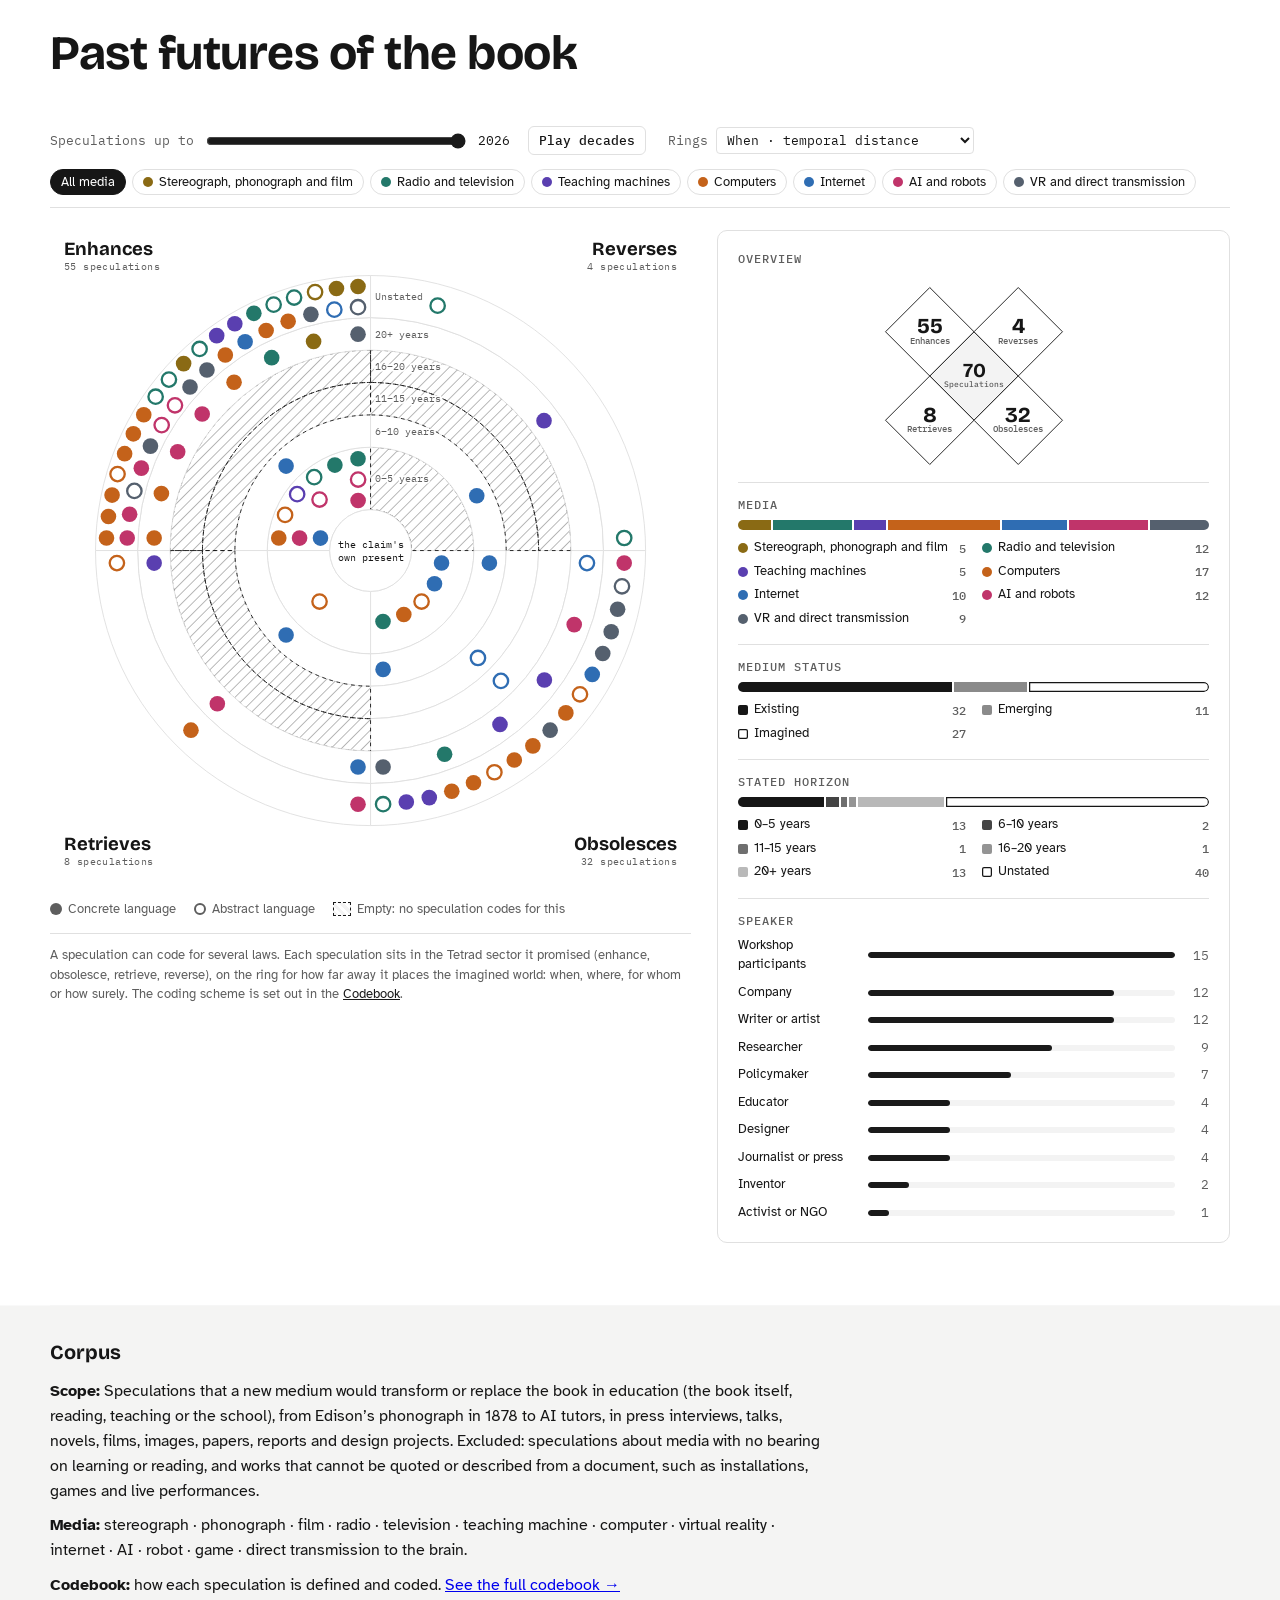
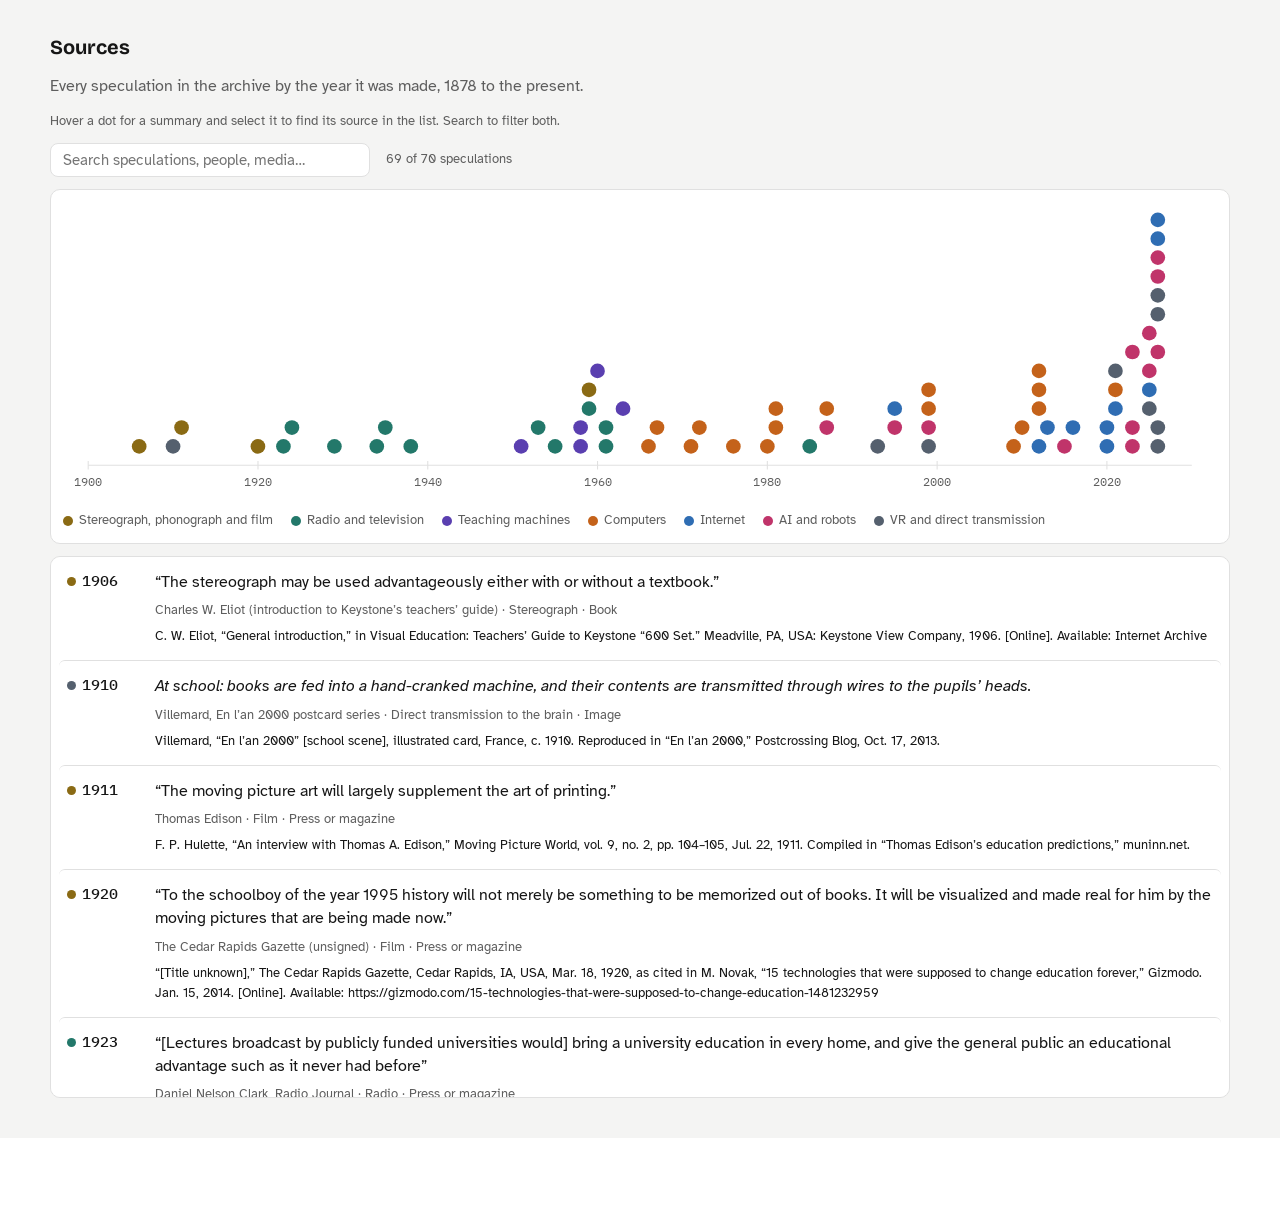
<file: index.html>
<!doctype html>
<html lang="en-GB">
<head>
<meta charset="utf-8">
<meta name="viewport" content="width=device-width, initial-scale=1, viewport-fit=cover">
<style>:root{padding-top:env(safe-area-inset-top,0px);padding-bottom:env(safe-area-inset-bottom,0px)}body{margin:0}img{max-width:100%}[hidden]{display:none!important}</style>
<title>Past futures of the book</title>
<meta name="claude:viewport-fit-sides" content="cover">
<link rel="preconnect" href="https://fonts.googleapis.com">
<link rel="preconnect" href="https://fonts.gstatic.com" crossorigin>
<link rel="stylesheet" href="https://fonts.googleapis.com/css2?family=Bricolage+Grotesque:opsz,wght@12..96,500;12..96,700&family=Atkinson+Hyperlegible:ital,wght@0,400;0,700;1,400&family=IBM+Plex+Mono:wght@400;500&display=swap">
<link rel="stylesheet" href="css/style.css">

<div class="wrap">
  <header>
    <h1>Past futures of the book</h1>
  </header>

  <div id="pages"></div>

</div>

<div class="tip" id="tip" hidden></div>

<script>
  // Each page is a file in pages/. They are loaded in this order, then js/app.js runs.
  const PAGE_FILES = ["book-header", "book-wheel", "book-corpus", "codebook"];
  Promise.all(PAGE_FILES.map(p => fetch("pages/" + p + ".html").then(r => { if (!r.ok) throw new Error("pages/" + p + ".html"); return r.text(); })))
    .then(parts => {
      document.getElementById("pages").innerHTML = parts.join("\n");
      const s = document.createElement("script"); s.src = "js/app.js"; document.body.appendChild(s);
    })
    .catch(e => {
      document.getElementById("pages").innerHTML = '<p class="small">Could not load ' + e.message + '. Serve this folder (for example with <code>python3 -m http.server</code>) rather than opening the file directly.</p>';
    });
</script>
</file>
<file: css/style.css>
/* Layout: a mimeographed classroom handout — the Tetrad wheel as the main figure, a reading panel beside it, stacking on phones. */
:root {
  --paper: #ffffff;
  --panel: #ffffff;
  --ink: #161616;
  --muted: #5e5e5e;
  --rule: #e0e0e0;
  --accent: #1a1a1a;      /* grayscale interface; colour is kept for the media families only */
  --accent-soft: #f3f3f3;
  --cell-sel: #f3f3f3;
  --band: #f4f4f3;        /* tinted section (Sources) */
  --era1: #8a6a14;        /* stereograph and film */
  --era2: #23786a;        /* radio and television */
  --era3: #5a3fb0;        /* teaching machines */
  --era4: #c0346a;        /* AI */
  --fam5: #2f6db3;        /* internet */
  --fam6: #55606e;        /* VR and direct transmission */
  --fam7: #c4621a;        /* computers */
  --fam8: #6b8e23;        /* games */
  --font-display: "Bricolage Grotesque", "Avenir Next", "Segoe UI", system-ui, sans-serif;
  --font-body: "Atkinson Hyperlegible", "Helvetica Neue", Arial, sans-serif;
  --font-mono: "IBM Plex Mono", ui-monospace, "SFMono-Regular", Menlo, monospace;
}
@media (prefers-color-scheme: dark) {
  :root:not([data-theme="light"]) {
    --paper: #121212; --panel: #1b1b1b; --ink: #ededed; --muted: #a3a3a3; --rule: #2f2f2f;
    --accent: #f0f0f0; --accent-soft: #2b2b2b; --cell-sel: #2b2b2b; --band: #191919;
    --era1: #d6b45a; --era2: #5fc6ad; --era3: #a58ff2; --era4: #f17ba6; --fam5: #79aef0; --fam6: #b8c1cf; --fam7: #f0a061; --fam8: #a9c46a;
    color-scheme: dark;
  }
}
:root[data-theme="dark"] {
  --paper: #121212; --panel: #1b1b1b; --ink: #ededed; --muted: #a3a3a3; --rule: #2f2f2f;
  --accent: #f0f0f0; --accent-soft: #2b2b2b; --cell-sel: #2b2b2b; --band: #191919;
  --era1: #d6b45a; --era2: #5fc6ad; --era3: #a58ff2; --era4: #f17ba6; --fam5: #79aef0; --fam6: #b8c1cf; --fam7: #f0a061; --fam8: #a9c46a;
  color-scheme: dark;
}
body {
  background: var(--paper); color: var(--ink);
  font-family: var(--font-body); font-size: 16px; line-height: 1.5;
  padding-left: max(16px, env(safe-area-inset-left, 0px));
  padding-right: max(16px, env(safe-area-inset-right, 0px));
  padding-block: 28px 48px;
}
.wrap { max-width: 1180px; margin: 0 auto; display: grid; grid-template-columns: minmax(0, 1fr); gap: 22px; }
header { display: grid; gap: 10px; }
.eyebrow { font-family: var(--font-mono); font-size: 12px; letter-spacing: .08em; text-transform: uppercase; color: var(--accent); }
.site-sub { margin: -4px 0 0; font-size: 15px; color: var(--muted); }
h1 { font-family: var(--font-display); font-weight: 700; font-size: clamp(30px, 5vw, 48px); line-height: 1.05; margin: 0; text-wrap: balance; letter-spacing: -0.01em; }
.lede { max-width: 66ch; color: var(--muted); margin: 0; }
.notice { font-size: 14px; border: 1px dashed var(--accent); background: var(--accent-soft); color: var(--ink); padding: 10px 14px; border-radius: 6px; max-width: 80ch; }
.notice strong { color: var(--accent); }

.controls { display: flex; flex-wrap: wrap; gap: 14px 22px; align-items: center; border-bottom: 1px solid var(--rule); padding-block: 4px 12px; }
.seg { display: inline-flex; border: 1px solid var(--rule); border-radius: 999px; overflow: hidden; }
.seg button { font: 500 14px var(--font-body); background: transparent; color: var(--ink); border: 0; padding: 6px 14px; cursor: pointer; }
.seg button[aria-pressed="true"] { background: var(--ink); color: var(--paper); }
.slider { display: flex; flex-wrap: wrap; align-items: center; gap: 8px 10px; min-width: 0; font-family: var(--font-mono); font-size: 13px; color: var(--muted); }
.slider input { width: min(260px, 50vw); accent-color: var(--accent); }
.slider output { color: var(--ink); min-width: 5ch; font-variant-numeric: tabular-nums; }
.ringsel { display: flex; align-items: center; gap: 8px; font-family: var(--font-mono); font-size: 13px; color: var(--muted); }
.ringsel select { font: inherit; color: var(--ink); background: var(--bg, transparent); border: 1px solid var(--rule, #ccc); border-radius: 4px; padding: 3px 6px; }
.play { font: 500 13px var(--font-mono); border: 1px solid var(--rule); background: var(--panel); color: var(--ink); border-radius: 6px; padding: 5px 10px; cursor: pointer; }
.dimsel { font: 500 14px var(--font-body); border: 1px solid var(--rule); background: var(--panel); color: var(--ink); border-radius: 6px; padding: 5px 8px; }
.chips { display: flex; flex-wrap: wrap; gap: 6px; }
.chip { font: 400 13px var(--font-body); display: inline-flex; align-items: center; gap: 6px; border: 1px solid var(--rule); background: var(--panel); color: var(--ink); border-radius: 999px; padding: 4px 10px; cursor: pointer; }
.chip:hover { border-color: var(--muted); }
.chip[aria-pressed="true"] { background: color-mix(in srgb, var(--c, var(--ink)) 16%, var(--panel)); border-color: var(--c, var(--ink)); }
.chip.all[aria-pressed="true"] { background: var(--ink); color: var(--paper); border-color: var(--ink); }
.swatch { width: 10px; height: 10px; border-radius: 50%; display: inline-block; }
button:focus-visible, [tabindex]:focus-visible, input:focus-visible { outline: 2px solid var(--accent); outline-offset: 2px; }

.main { display: grid; grid-template-columns: minmax(0, 1.25fr) minmax(0, 1fr); gap: 26px; align-items: start; }
@media (max-width: 900px) { .main { grid-template-columns: minmax(0, 1fr); } }
.figure { min-width: 0; }
.figure svg { width: 100%; height: auto; display: block; }

.cell { fill: transparent; stroke: var(--rule); stroke-width: 1; }
.cell.filled { fill: var(--paper); }
.cell.filled.hl { fill: var(--cell-sel); }
.tetrad { width: min(100%, 180px); justify-self: center; display: block; margin: 4px auto 0; }
.tet-cell { fill: var(--panel); stroke: var(--ink); stroke-width: 1.2; }
.tet-mid { fill: var(--accent-soft); stroke: var(--ink); stroke-width: 1.2; }
.tet-n { font: 700 28px var(--font-display); fill: var(--ink); }
.tet-l { font: 500 11.5px var(--font-mono); fill: var(--muted); }
.tet-mid-n { font: 700 26px var(--font-display); fill: var(--ink); }
.tet-mid-l { font: 500 12px var(--font-mono); fill: var(--muted); text-transform: uppercase; letter-spacing: .04em; }
.horizons { display: grid; gap: 6px; }
.panel.depth2 { --panel:#f3f3f3; --ink:#161616; --muted:#5e5e5e; --rule:#e0e0e0; --accent:#161616; --accent-soft:#e4e4e4; background: var(--panel); color: var(--ink); border-color: #f3f3f3; }
.panel.depth2 .gapnote { border-top: 0; padding-top: 0; }
.flip-back { justify-self: start; background: none; border: 1px solid var(--rule); color: var(--ink); border-radius: 999px; padding: 4px 12px; font: 500 12px var(--font-mono); letter-spacing: .04em; cursor: pointer; }
.flip-back:hover { border-color: var(--ink); }
.panel.flipping { animation: flip .32s ease-out; }
@keyframes flip { from { transform: perspective(1200px) rotateY(-90deg); opacity: .4; } to { transform: none; opacity: 1; } }
@media (prefers-color-scheme: dark) { :root:not([data-theme="light"]) .panel.depth2 { --panel:#2b2b2b; --ink:#f4f4f4; --muted:#b5b5b5; --rule:#3d3d3d; --accent:#ffffff; --accent-soft:#3a3a3a; border-color:#2b2b2b; } }
:root[data-theme="dark"] .panel.depth2 { --panel:#2b2b2b; --ink:#f4f4f4; --muted:#b5b5b5; --rule:#3d3d3d; --accent:#ffffff; --accent-soft:#3a3a3a; border-color:#2b2b2b; }
.cb-text { line-height: 1.6; }
.cb-steps { margin: 6px 0; padding-left: 20px; display: grid; gap: 4px; }
.intro { display: grid; gap: 30px; max-width: 80ch; }
.corpus-def { max-width: 80ch; font-size: 14px; background: var(--accent-soft); border-radius: 8px; padding: 10px 14px; }
.corpus-def p { margin: 0; line-height: 1.55; }
.intro .rd-refs h3, #pg-readings .rd-refs h3, #pg-climate .rd-refs h3 { padding-top: 14px; border-top: 1px solid var(--rule); }
.approaches { display: grid; grid-template-columns: repeat(2, minmax(0, 1fr)); gap: 12px; max-width: 980px; }
.approach { display: grid; gap: 6px; align-content: start; padding: 16px 18px; border: 1px solid var(--rule); border-radius: 10px; background: var(--panel); color: var(--ink); text-decoration: none; }
a.approach:hover { border-color: var(--muted); }
.approach.active { background: var(--accent-soft); border-color: var(--accent-soft); }
.approach.active .from { border-top-color: var(--rule); }
.approach strong { font-family: var(--font-display); font-size: 19px; }
.approach > span:nth-child(3) { font-size: 14px; line-height: 1.5; color: var(--muted); }
.approach .from { font: 500 11.5px var(--font-mono); color: var(--muted); border-top: 1px dashed var(--rule); padding-top: 8px; margin-top: 4px; }
.cf-h { font-family: var(--font-display); font-size: 22px; margin: 6px 0 0; padding-top: 20px; border-top: 1px solid var(--rule); scroll-margin-top: 16px; }
#cf-full-wrap { display: grid; gap: 22px; }
#cf-full-wrap[hidden] { display: none; }
@media (max-width: 640px) { .approaches { grid-template-columns: minmax(0, 1fr); } }
.intro a { color: var(--accent); }
.cases { display: grid; grid-template-columns: repeat(2, minmax(0, 1fr)); gap: 12px; }
.case { display: grid; gap: 6px; align-content: start; padding: 16px 18px; border: 1px solid var(--rule); border-radius: 10px; color: var(--ink) !important; text-decoration: none; background: var(--panel); }
.case strong { font-family: var(--font-display); font-size: 19px; }
.case span:last-child { font-size: 14px; line-height: 1.5; color: var(--muted); }
.case-k { font: 500 11px var(--font-mono); letter-spacing: .06em; text-transform: uppercase; color: var(--muted); }
@media (max-width: 640px) { .cases { grid-template-columns: minmax(0, 1fr); } }
.readings { display: grid; gap: 34px; max-width: 80ch; }
.rd { display: grid; gap: 12px; }
.rd h3 { font-family: var(--font-display); font-size: 20px; margin: 0; display: flex; gap: 12px; align-items: baseline; }
.rd-k { font: 500 12px var(--font-mono); color: var(--muted); min-width: 1.5ch; }
.rd p { margin: 0; line-height: 1.55; }
.rd-i { border-left: 2px solid var(--ink); padding-left: 12px; }
.rd-fig { display: grid; gap: 8px; padding: 14px 16px; background: var(--accent-soft); border-radius: 8px; }
.rd-row { display: grid; grid-template-columns: 15ch minmax(0, 1fr) max-content; gap: 12px; align-items: center; font-size: 13px; }
.rd-row .hbar { height: 10px; }
.rd-n { font: 500 12px var(--font-mono); color: var(--muted); text-align: right; white-space: nowrap; }
.rd-key { display: flex; flex-wrap: wrap; gap: 4px 16px; font-size: 12px; color: var(--muted); padding-top: 4px; }
.rd-key span { display: inline-flex; align-items: center; gap: 6px; }
.sig { border-collapse: collapse; width: 100%; font-size: 14px; }
.sig th, .sig td { text-align: left; padding: 8px 10px; border-bottom: 1px solid var(--rule); vertical-align: top; }
.sig thead th { font: 500 12px var(--font-mono); letter-spacing: .06em; text-transform: uppercase; color: var(--muted); }
.sig.sig-wide tbody th { width: 18ch; }
.sig tbody th { font: 500 12px var(--font-mono); color: var(--muted); font-weight: 500; width: 12ch; }
@media (max-width: 560px) { .rd-row { grid-template-columns: 11ch minmax(0, 1fr) max-content; gap: 8px; } .sig th, .sig td { padding: 6px; } }
.ov-block { display: grid; gap: 8px; border-top: 1px solid var(--rule); padding-top: 14px; }
.ov-block h3 { margin: 0; }
.ov-key { list-style: none; margin: 0; padding: 0; display: grid; grid-template-columns: repeat(2, minmax(0, 1fr)); gap: 4px 16px; font-size: 13px; }
.ov-key li { display: flex; align-items: center; gap: 6px; }
.ov-key b { margin-left: auto; font: 500 12px var(--font-mono); color: var(--muted); }
.hkey { width: 10px; height: 10px; border-radius: 2px; background: var(--ink); display: inline-block; }
.hkey.h2 { opacity: .8; } .hkey.h3 { opacity: .62; } .hkey.h4 { opacity: .46; } .hkey.h5 { opacity: .3; } .hkey.h6 { background: transparent; box-shadow: inset 0 0 0 1.25px var(--ink); }
.bars.sm .bar { grid-template-columns: 15ch 1fr 3ch; font-size: 13px; }
.bars.sm .track { height: 6px; }
.horizons h3 { margin: 0; }
.hbar { display: flex; height: 10px; border-radius: 999px; overflow: hidden; gap: 2px; }
.hseg { display: block; background: var(--ink); }
.hseg.s2, .hkey.s2 { opacity: .5; } .hseg.s3 { background: transparent; box-shadow: inset 0 0 0 1.25px var(--ink); border-radius: 0 999px 999px 0; } .hkey.s3 { background: transparent; box-shadow: inset 0 0 0 1.25px var(--ink); }
.hseg.h2 { opacity: .8; } .hseg.h3 { opacity: .62; } .hseg.h4 { opacity: .46; } .hseg.h5 { opacity: .3; } .hseg.h6 { background: transparent; box-shadow: inset 0 0 0 1.25px var(--ink); border-radius: 0 999px 999px 0; }
.cell.gap { fill: url(#hatch); stroke: var(--accent); stroke-dasharray: 4 4; cursor: pointer; }
.cell.gap:focus, .cell.gap:active { outline: none; }
.cell.gap { -webkit-tap-highlight-color: transparent; }
#wheel-wrap svg { -webkit-tap-highlight-color: transparent; user-select: none; }
.cell.gap.sel { fill: url(#hatch-sel); }
.hatch-hl { fill: var(--cell-sel); }
.gapnote { display: grid; grid-template-columns: minmax(0, 1fr); gap: 10px; border-top: 1px solid var(--rule); padding-top: 16px; }
.gapnote-head { display: flex; justify-content: space-between; align-items: baseline; }
.gapnote-head h3 { margin: 0; }
.axis-label { font-family: var(--font-display); font-weight: 700; font-size: 20px; fill: var(--ink); }
.axis-sub { font-family: var(--font-mono); font-size: 11px; fill: var(--muted); letter-spacing: .04em; }
.ring-label { font-family: var(--font-mono); font-size: 10.5px; fill: var(--muted); paint-order: stroke; stroke: var(--paper); stroke-width: 4px; stroke-linejoin: round; pointer-events: none; }
.center-label { font-family: var(--font-mono); font-size: 10.5px; fill: var(--ink); }
.hatch-line { stroke: var(--accent); stroke-width: 1.2; opacity: .55; }
.dot { cursor: pointer; stroke: none; stroke-width: 2; }
.dot.hollow { fill: var(--panel) !important; stroke-width: 2.5; }
.dot:hover, .dot:focus-visible, .dot.sel { stroke: var(--ink); outline: none; }
.dot.hollow:hover, .dot.hollow.sel { stroke-width: 3.5; }
.dot { transition: opacity .25s; }
.dot.dim { opacity: .22; }
.span-line { stroke: var(--ink); stroke-width: 1.5; stroke-dasharray: 4 5; fill: none; animation: dash 1.2s linear infinite; }
.span.preview { opacity: .45; pointer-events: none; } .span.preview .span-line { animation: none; }
.span-ring { fill: none; stroke: var(--ink); stroke-width: 1.5; }
.span-label { font: 500 11px var(--font-mono); fill: var(--ink); paint-order: stroke; stroke: var(--paper); stroke-width: 4px; }
.halo { fill: none; stroke-width: 2.5; pointer-events: none; transform-box: fill-box; transform-origin: center; animation: halo 1.6s ease-out infinite; }
@keyframes dash { to { stroke-dashoffset: -18; } }
@keyframes halo { from { transform: scale(1); opacity: .9; } to { transform: scale(2.6); opacity: 0; } }
@media (prefers-reduced-motion: reduce) { .span-line, .halo { animation: none; } .halo { transform: scale(1.6); opacity: .5; } }
.tl-axis { stroke: var(--rule); }
.tl-tick { font-family: var(--font-mono); font-size: 11px; fill: var(--muted); }
.tl-label { font-family: var(--font-body); font-size: 12.5px; fill: var(--ink); }
.tl-row { cursor: pointer; }
.tl-band { fill: var(--panel); stroke: var(--rule); }
.tl-band.alt { fill: color-mix(in srgb, var(--panel) 60%, var(--paper)); }
.tl-band-label { font-family: var(--font-mono); font-size: 12px; fill: var(--muted); }
.tl-row:hover .tl-label, .tl-row.sel .tl-label { fill: var(--accent); }

.panel { background: var(--panel); border: 1px solid var(--rule); border-radius: 10px; padding: 20px; display: grid; gap: 16px; min-width: 0; }
.panel h2 { font-family: var(--font-display); font-size: 22px; line-height: 1.15; margin: 0; text-wrap: balance; }
.panel h3 { font: 500 12px var(--font-mono); letter-spacing: .08em; text-transform: uppercase; color: var(--muted); margin: 0; }
.quote { font-size: 18px; line-height: 1.4; margin: 0; border-left: 3px solid var(--accent); padding-left: 12px; }
.meta { display: grid; grid-template-columns: auto minmax(0, 1fr); gap: 6px 14px; font-size: 14px; margin: 0; }
.meta dt { font-family: var(--font-mono); font-size: 12px; color: var(--muted); padding-top: 2px; }
.meta dd { margin: 0; min-width: 0; overflow-wrap: anywhere; }
.tag { display: inline-block; font: 500 12px var(--font-mono); border-radius: 4px; padding: 1px 6px; margin: 0 4px 4px 0; background: var(--accent-soft); color: var(--ink); }
.tag.ill { background: transparent; border: 1px dashed var(--muted); color: var(--muted); }
.bars { display: grid; gap: 8px; }
.bar { display: grid; grid-template-columns: 9.5ch 1fr 3ch; gap: 10px; align-items: center; font-size: 14px; }
.bar .track { height: 10px; background: var(--accent-soft); border-radius: 5px; overflow: hidden; }
.bar .fill { height: 100%; background: var(--accent); border-radius: 5px; }
.bar .n { font-family: var(--font-mono); font-variant-numeric: tabular-nums; text-align: right; color: var(--muted); }
.gaplist { display: flex; flex-wrap: wrap; gap: 6px; }
.gapbtn { font: 400 13px var(--font-body); border: 1px dashed var(--accent); color: var(--ink); background: transparent; border-radius: 6px; padding: 5px 9px; cursor: pointer; text-align: left; }
.gapbtn:hover { background: var(--accent-soft); }
.legend { display: flex; flex-wrap: wrap; gap: 8px 18px; font-size: 13px; color: var(--muted); }
.legend span { display: inline-flex; align-items: center; gap: 6px; }
.lg-dot { width: 12px; height: 12px; border-radius: 50%; background: var(--muted); display: inline-block; }
.lg-dot.hollow { background: transparent; border: 2px solid var(--muted); box-sizing: border-box; }
.lg-dot.dash { background: transparent; border: 2px dashed var(--muted); }
.lg-hatch { width: 16px; height: 12px; border: 1px dashed var(--accent); background: repeating-linear-gradient(45deg, var(--accent-soft) 0 3px, transparent 3px 6px); display: inline-block; }
[hidden] { display: none !important; }
.back { justify-self: start; font: 500 13px var(--font-mono); background: transparent; border: 0; color: var(--accent); cursor: pointer; padding: 0; }

.overlay { position: fixed; inset: 0; background: color-mix(in srgb, var(--ink) 45%, transparent); display: grid; place-items: center; padding: max(16px, env(safe-area-inset-top, 0px)) max(16px, env(safe-area-inset-right, 0px)) max(16px, env(safe-area-inset-bottom, 0px)) max(16px, env(safe-area-inset-left, 0px)); z-index: 20; }
.modal { background: var(--panel); color: var(--ink); border-radius: 12px; max-width: 760px; width: 100%; max-height: 100%; overflow: auto; padding: 22px; display: grid; gap: 14px; border: 1px solid var(--rule); }
.modal header { display: flex; justify-content: space-between; align-items: start; gap: 12px; }
.modal h2 { font-family: var(--font-display); font-size: 24px; margin: 0; line-height: 1.15; }
.close { font: 500 13px var(--font-mono); border: 1px solid var(--rule); background: transparent; color: var(--ink); border-radius: 6px; padding: 5px 10px; cursor: pointer; flex: none; }
canvas { width: 100%; max-width: 100%; aspect-ratio: 16 / 7; border-radius: 8px; display: block; border: 1px solid var(--rule); }
.beats { margin: 0; padding-left: 0; list-style: none; display: grid; gap: 8px; counter-reset: k; }
.beats li { display: grid; grid-template-columns: 4ch 1fr; gap: 8px; font-size: 15px; }
.beats li::before { counter-increment: k; content: "K0" counter(k); font-family: var(--font-mono); font-size: 12px; color: var(--accent); padding-top: 3px; }
.small { font-size: 13px; color: var(--muted); margin: 0; }
.sitenav { display: flex; flex-wrap: wrap; gap: 4px 22px; border-bottom: 1px solid var(--rule); margin: 6px 0 4px; }
.sitenav a { font: 500 15px var(--font-body); color: var(--muted); text-decoration: none; padding: 8px 0 9px; border-bottom: 2px solid transparent; margin-bottom: -1px; }
.sitenav a:hover { color: var(--ink); }
.sitenav .nav-off { font: 500 15px var(--font-body); color: var(--muted); opacity: .45; padding: 8px 0 9px; cursor: default; }
.sitenav a[aria-current="page"] { color: var(--ink); border-bottom-color: var(--accent); }
#pg-bookhead { gap: 14px; }
.subnav { display: flex; flex-wrap: wrap; gap: 4px; }
.subnav a { font: 500 13px var(--font-mono); color: var(--muted); text-decoration: none; padding: 5px 12px; border: 1px solid var(--rule); border-radius: 999px; }
.subnav a:hover { color: var(--ink); border-color: var(--muted); }
.subnav a[aria-current="true"] { color: var(--paper); background: var(--ink); border-color: var(--ink); }
.subnav .sub-off { font: 500 13px var(--font-mono); color: var(--muted); opacity: .45; padding: 5px 12px; border: 1px dashed var(--rule); border-radius: 999px; cursor: default; }
.page { display: grid; grid-template-columns: minmax(0, 1fr); gap: 22px; }
.pagehead { display: grid; gap: 6px; max-width: 80ch; }
.pagehead h2 { font-family: var(--font-display); font-size: 28px; margin: 0; }
.strip-wrap { overflow-x: auto; display: grid; gap: 10px; background: var(--panel); border: 1px solid var(--rule); border-radius: 10px; padding: 12px; }
.src-work { display: grid; gap: 12px; }
#pg-bookcorpus { display: grid; gap: 34px; }
#corpus-sources { max-width: none; }
.src-tools { display: flex; flex-wrap: wrap; align-items: center; gap: 8px 16px; }
.src-tools input { font: 400 15px var(--font-body); padding: 7px 12px; border: 1px solid var(--rule); border-radius: 8px; background: var(--panel); color: var(--ink); min-width: min(100%, 320px); }
.strip-wrap svg { width: 100%; min-width: 700px; }
.srclist.src-pane { height: min(60vh, 560px); overflow-y: auto; border: 1px solid var(--rule); border-radius: 10px; background: var(--panel); padding: 0 16px; position: relative; scroll-behavior: auto; }
.srclist.src-pane::after { content: ""; display: block; height: calc(min(60vh, 560px) - 140px); }
.srclist.src-pane li { cursor: pointer; border-top: 1px solid var(--rule); padding: 14px 8px; margin: 0 -8px; border-radius: 6px; }
.src-pane li:first-child { border-top: 0; }
.src-pane li.sel { background: var(--accent-soft); box-shadow: inset 3px 0 0 var(--accent); }
.src-pane li.none { cursor: default; color: var(--muted); }
.play:disabled { opacity: .35; cursor: default; }
.tip { position: absolute; z-index: 15; max-width: 300px; background: var(--ink); color: var(--paper); border-radius: 8px; padding: 8px 10px; display: grid; gap: 3px; font-size: 13px; line-height: 1.4; pointer-events: none; box-shadow: 0 4px 14px rgb(0 0 0 / .18); }
.tip strong { font-weight: 700; }
.srclist { list-style: none; margin: 0; padding: 0; display: grid; }
.srclist li { display: grid; grid-template-columns: 7ch minmax(0, 1fr); gap: 4px 18px; padding: 16px 0; border-top: 1px solid var(--rule); }
.srclist .yr { font: 500 15px var(--font-mono); color: var(--ink); }
.srclist .yr i { display: inline-block; width: 9px; height: 9px; border-radius: 50%; margin-right: 6px; }
.srclist .body { display: grid; gap: 6px; min-width: 0; }
.srclist .q { margin: 0; font-size: 16px; line-height: 1.45; }
.srclist .meta { font-size: 13px; color: var(--muted); margin: 0; }
.srclist .cite { font-size: 13px; margin: 0; overflow-wrap: anywhere; }
.linkbtn { justify-self: start; font: 500 13px var(--font-mono); background: transparent; border: 0; color: var(--accent); cursor: pointer; padding: 0; }
.gapgroup { display: grid; gap: 12px; margin-bottom: 26px; }
.gapgroup h3 { margin: 0; }
.gapcards { display: grid; grid-template-columns: repeat(auto-fill, minmax(240px, 1fr)); gap: 12px; }
.gapcard { background: var(--panel); border: 1px dashed var(--accent); border-radius: 10px; padding: 14px; display: grid; gap: 8px; align-content: start; text-align: left; font: inherit; color: var(--ink); cursor: pointer; }
.gapcard:hover, .gapcard:focus-visible { background: var(--accent-soft); outline: none; }
.gapcard strong { font-family: var(--font-display); font-size: 17px; }
.gapcard span { font-size: 14px; color: var(--muted); }
.pagehead > p:not(.small) { margin: 0; font-size: 17px; line-height: 1.5; color: var(--ink); }
.cf-steps { margin: 0; padding-left: 22px; display: grid; gap: 6px; max-width: 86ch; line-height: 1.5; }
.cfgrid { display: grid; grid-template-columns: repeat(auto-fill, minmax(min(100%, 460px), 1fr)); gap: 16px; }
.cfcard { background: var(--panel); border: 1px solid var(--rule); border-radius: 12px; padding: 18px; display: grid; gap: 12px; align-content: start; }
.cfcard .quote { font-size: 17px; }
.cf-tet { display: grid; grid-template-columns: 11ch minmax(0, 1fr); gap: 6px 12px; margin: 0; font-size: 14px; }
.cf-tet dt { font: 500 12px var(--font-mono); color: var(--muted); padding-top: 2px; }
.cf-tet dd { margin: 0; }
.cf-body { display: grid; gap: 8px; border-top: 1px dashed var(--rule); padding-top: 10px; }
.cf-body p { margin: 0; line-height: 1.5; }
.cf-label { font: 500 12px var(--font-mono); color: var(--accent); text-transform: uppercase; letter-spacing: .05em; }
.gapcard .from { font: 400 12px var(--font-mono); color: var(--accent); }
.ap-head { display: grid; grid-template-columns: 34px minmax(0, 1fr); gap: 14px; max-width: 86ch; }
.ap-head h3 { font-family: var(--font-display); font-size: 21px; margin: 0 0 4px; }
.ap-head p { margin: 0 0 6px; line-height: 1.5; }
.ap-n { font: 500 15px var(--font-mono); width: 30px; height: 30px; border-radius: 50%; display: grid; place-items: center; background: var(--accent-soft); color: var(--accent); }
.panel a, .pagehead a, footer a, .notice a { color: var(--accent); }
.cb { display: grid; grid-template-columns: 200px minmax(0, 1fr); gap: 32px; align-items: start; }
.cb-toc { position: sticky; top: 16px; display: grid; gap: 6px; font-size: 14px; border-left: 2px solid var(--rule); padding-left: 12px; }
.cb-toc a { color: var(--muted); text-decoration: none; }
.cb-toc a:hover { color: var(--accent); }
.cb-body { display: grid; gap: 30px; max-width: 78ch; }
.cb-body section { display: grid; gap: 10px; scroll-margin-top: 16px; }
.cb-body h3 { font-family: var(--font-display); font-size: 21px; margin: 0; padding-top: 14px; border-top: 1px solid var(--rule); }
.cb-body h4 { font-size: 16px; margin: 12px 0 0; }
.cb-body p, .cb-body li { margin: 0; line-height: 1.55; }
.cb-body ul { margin: 0; padding-left: 20px; display: grid; gap: 6px; }
.cb-src { font: 400 12px var(--font-mono); color: var(--muted); margin-left: 8px; }
.cb-tag { font: 500 11px var(--font-mono); background: var(--accent-soft); border-radius: 4px; padding: 1px 6px; margin-left: 6px; vertical-align: 2px; }
.cb-dl { display: grid; grid-template-columns: 17ch minmax(0, 1fr); gap: 8px 18px; margin: 0; }
.cb-dl dt { font-weight: 700; }
.cb-dl dd { margin: 0; line-height: 1.5; }
.cb-dl q { font-style: italic; }
.cb-rule p, .cb-rule ul { margin: 0 0 6px; } .cb-rule p:last-child { margin-bottom: 0; }
.cb-rule { font-size: 14px; background: var(--panel); border: 1px solid var(--rule); border-radius: 8px; padding: 10px 12px; }
.cb-refs { font-size: 14px; }
.cb-ex dd strong { font-weight: 700; }
.cb-ex dt.grp { grid-column: 1 / -1; margin-top: 12px; }
.cb-ex dt.grp:first-child { margin-top: 0; }
.cb-ex dt.grp.sub { margin-top: 6px; }
.cb-ex dt.grp.sub span { background: transparent; border: 1px solid var(--accent); }
.cb-ex dt.grp + dt.grp.sub { margin-top: 2px; }
.cb-toc a.sub { padding-left: 12px; }
.cb-body section.cb-sub h3 { border-top-style: dashed; }
#cb-unit h3 { border-top: 0; padding-top: 0; }
.cb-ex dt.grp span { font: 500 11px var(--font-mono); text-transform: uppercase; letter-spacing: .06em; background: var(--accent-soft); color: var(--accent); border-radius: 4px; padding: 2px 8px; }
@media (max-width: 760px) { .cb { grid-template-columns: minmax(0, 1fr); } .cb-toc { position: static; display: flex; flex-wrap: wrap; gap: 6px 14px; border-left: 0; padding-left: 0; } .cb-dl { grid-template-columns: minmax(0, 1fr); gap: 2px; } .cb-dl dd { margin-bottom: 8px; } }
.fill.abs { background: transparent !important; box-shadow: inset 0 0 0 1.25px var(--accent); border-radius: 0 999px 999px 0; }
.bar .fill.con { border-radius: 999px 0 0 999px; }
.key { display: inline-block; width: 12px; height: 12px; border-radius: 3px; background: var(--accent); vertical-align: -1px; }
.key.abs { background: transparent; box-shadow: inset 0 0 0 2px var(--accent); margin-left: 8px; }
.wrap { padding-bottom: 40px; }
.archive-note { margin-top: 14px; padding-top: 12px; border-top: 1px solid var(--rule); }
.archive-note a { color: var(--accent); }
@media (prefers-reduced-motion: reduce) { * { transition: none !important; } }
#pages { display: contents; }

.tetrad-dd { display: grid; gap: 4px; }
.tetrad-dd .tag { margin-right: 4px; }

/* Sources sits on a full-width tinted band, so it reads as its own section */
#pg-bookcorpus { background: var(--band); box-shadow: 0 0 0 100vmax var(--band); clip-path: inset(0 -100vmax); padding: 32px 0 40px; margin-top: 40px; }
#pg-bookcorpus h3 { margin-top: 0; }

.corpus-text { max-width: 78ch; display: grid; gap: 10px; }
.corpus-text h4 { font-size: 16px; margin: 12px 0 0; }
.corpus-text p, .corpus-text ol, .corpus-text ul { margin: 0; line-height: 1.55; }
.corpus-text ol, .corpus-text ul { padding-left: 22px; }

/* thread: every statement by the selected speculation's speaker, repeats included */
.thread { display: grid; gap: 8px; border-top: 1px solid var(--rule); padding-top: 14px; margin-top: 4px; }
.thread h3 { margin: 0; }
.thread-list { list-style: none; margin: 0; padding: 0; display: grid; gap: 0; }
.thread-list li { padding: 8px 0 8px 12px; border-left: 2px solid var(--rule); }
.thread-list li.cur { border-left-color: var(--ink); }
.thread-head { font: 500 13px var(--font-mono); }
.thread-q { font-size: 14px; margin: 3px 0 4px; }
</file>
